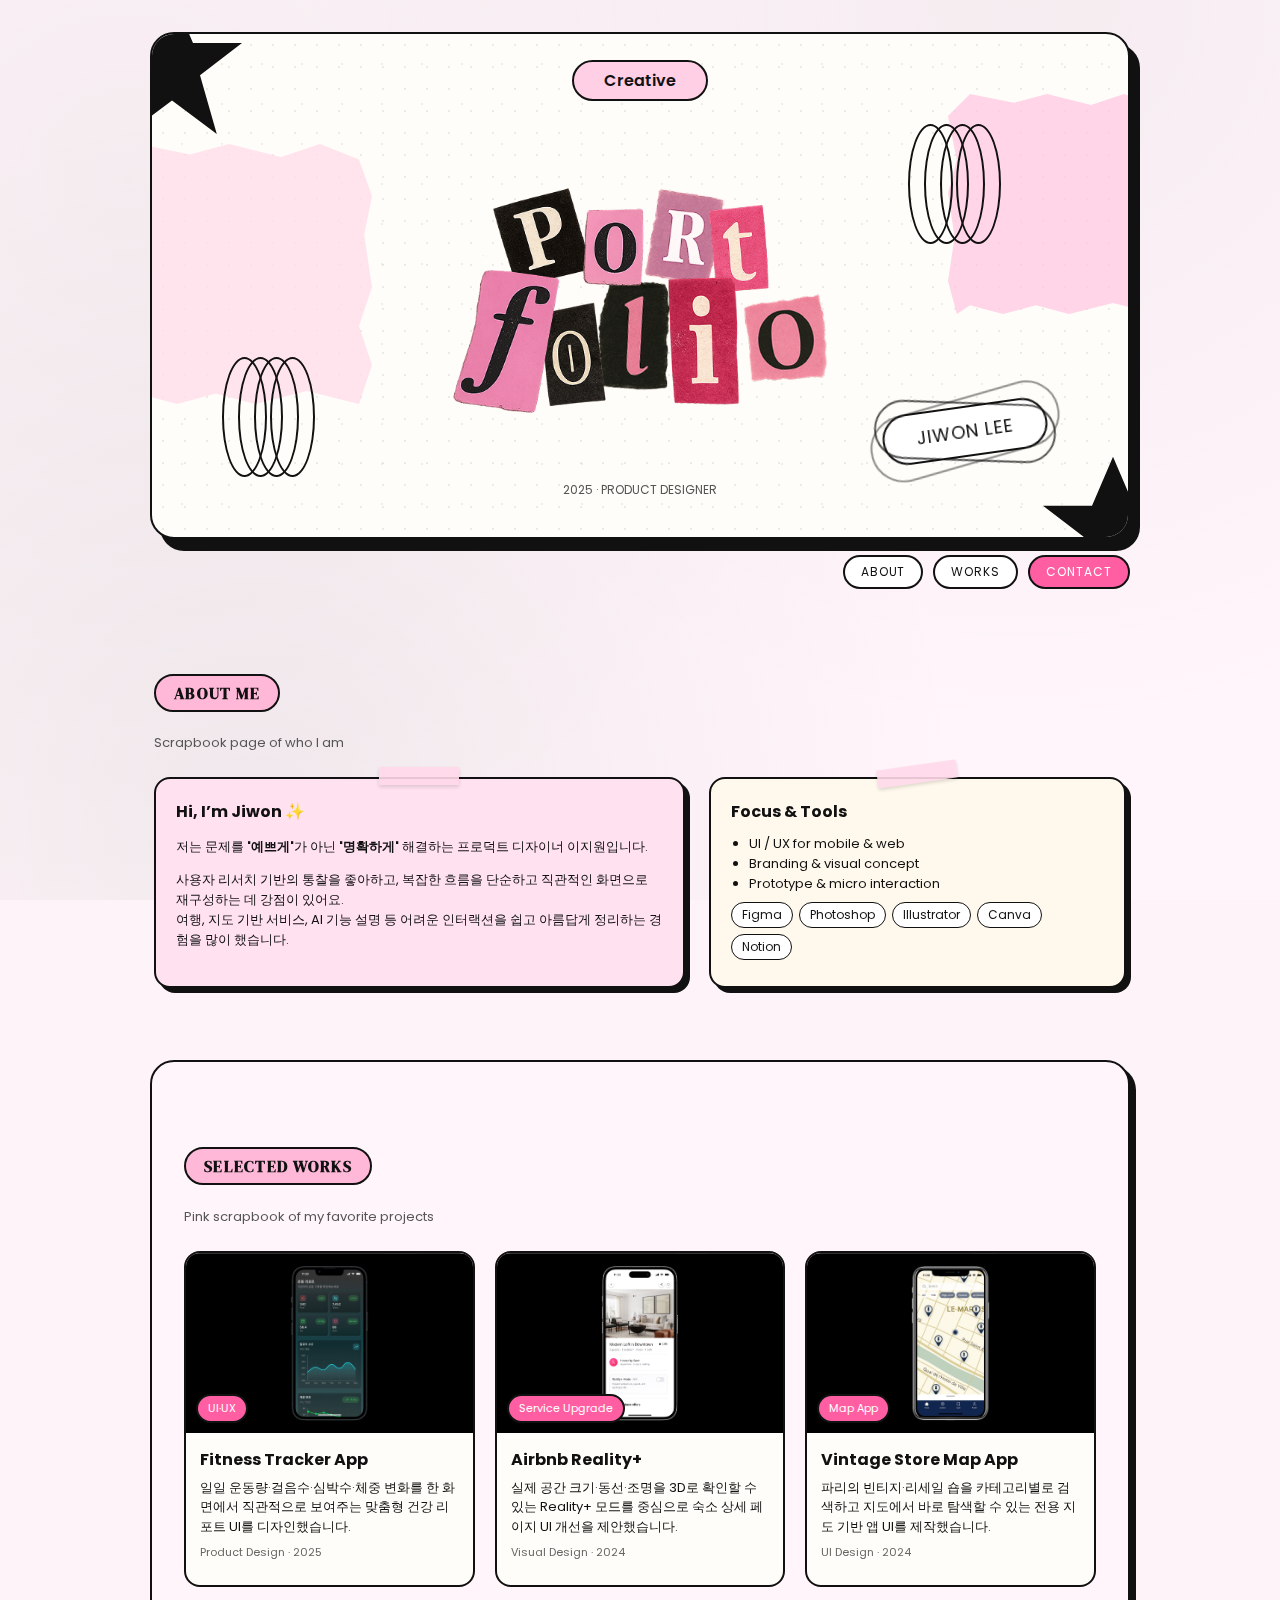
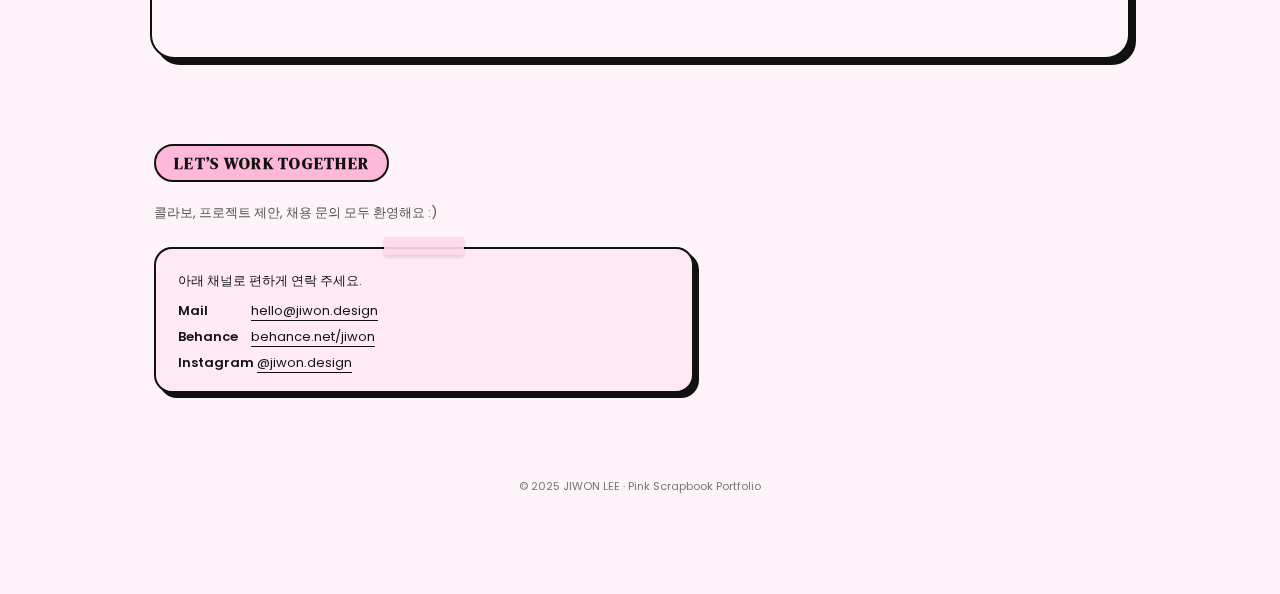
<file: index.html>
<!DOCTYPE html>
<html lang="ko">
<head>
  <meta charset="UTF-8" />
  <title>Pink Scrapbook Portfolio</title>

  <!-- 폰트: 산세리프 + 장식용 -->
  <link href="https://fonts.googleapis.com/css2?family=Poppins:wght@300;400;600;700&family=DM+Serif+Display&display=swap" rel="stylesheet">

  <!-- CSS 파일 이름이 style.css 인지 꼭 확인! -->
  <link rel="stylesheet" href="style.css" />
</head>
<body>
  <div class="page-bg"></div>

  <div class="canvas-wrapper">
    <!-- ================= HERO ================= -->
    <header class="hero-cover">
      <div class="hero-paper">
        <!-- 찢어진 분홍 종이 -->
        <div class="torn-bg torn-bg--left"></div>
        <div class="torn-bg torn-bg--right"></div>

        <!-- 검은 별 모양 -->
        <div class="burst burst--tl"></div>
        <div class="burst burst--br"></div>

        <!-- 오른쪽 타원 4개 -->
        <div class="spring spring--stack">
          <span></span><span></span><span></span><span></span>
        </div>

        <!-- 왼쪽 아래 타원 4개 -->
        <div class="spring spring--bottom">
          <span></span><span></span><span></span><span></span>
        </div>

        <!-- Creative 말풍선 -->
        <div class="badge-creative">
          <span>Creative</span>
        </div>

        <!-- PORTFOLIO 콜라주 이미지 -->
        <div class="hero-letters">
          <img src="images/portfolio_collage.png" alt="Portfolio Collage Title" class="hero-collage">
        </div>

        <!-- 이름 스탬프 -->
        <div class="name-stamp">
          <span class="name-stamp__text">JIWON LEE</span>
        </div>

        <!-- 날짜/역할 -->
        <p class="hero-date-line">2025 · PRODUCT DESIGNER</p>
      </div>

      <!-- 아래 네비 -->
      <nav class="hero-nav">
        <a href="#about" class="nav-pill">About</a>
        <a href="#projects" class="nav-pill">Works</a>
        <a href="#contact" class="nav-pill nav-pill--filled">Contact</a>
      </nav>
    </header>

    <!-- ================= ABOUT ================= -->
    <section id="about" class="section section-about">
      <div class="section-inner">
        <div class="section-header">
          <h2 class="section-label">About Me</h2>
          <p class="section-caption">Scrapbook page of who I am</p>
        </div>

        <div class="about-layout">
          <div class="note-card note-card--pink">
            <div class="note-tape note-tape--top"></div>
            <h3>Hi, I’m Jiwon ✨</h3>
            <p>
              저는 문제를 <strong>'예쁘게'</strong>가 아닌 <strong>'명확하게'</strong> 해결하는 프로덕트 디자이너 이지원입니다.
            </p>
            <p>
              사용자 리서치 기반의 통찰을 좋아하고, 복잡한 흐름을 단순하고 직관적인 화면으로 재구성하는 데 강점이 있어요. <br>
              여행, 지도 기반 서비스, AI 기능 설명 등 어려운 인터랙션을 쉽고 아름답게 정리하는 경험을 많이 했습니다.
            </p>
          </div>

          <div class="note-card note-card--cream">
            <div class="note-tape note-tape--slanted"></div>
            <h3>Focus &amp; Tools</h3>
            <ul class="note-list">
              <li>UI / UX for mobile &amp; web</li>
              <li>Branding &amp; visual concept</li>
              <li>Prototype &amp; micro interaction</li>
            </ul>
            <ul class="note-list note-list--inline">
              <li>Figma</li>
              <li>Photoshop</li>
              <li>Illustrator</li>
              <li>Canva</li>
              <li>Notion</li>
            </ul>
          </div>
        </div>
      </div>
    </section>

    <!-- ================= PROJECTS ================= -->
    <section id="projects" class="section section-projects">
      <div class="section-inner">
        <div class="section-header">
          <h2 class="section-label">Selected Works</h2>
          <p class="section-caption">Pink scrapbook of my favorite projects</p>
        </div>

        <div class="project-grid">
          <article class="project-card">
            <div class="project-tape project-tape--left"></div>
            <div class="project-thumb">
              <img src="images/fitness_app.jpg" alt="Fitness Tracker App" />
              <span class="project-tag">UI·UX</span>
            </div>
            <div class="project-body">
              <h3>Fitness Tracker App</h3>
              <p>
                일일 운동량·걸음수·심박수·체중 변화를 한 화면에서 직관적으로 보여주는 맞춤형 건강 리포트 UI를 디자인했습니다.
              </p>
              <p class="project-meta">Product Design · 2025</p>
            </div>
          </article>

          <article class="project-card">
            <div class="project-tape project-tape--center"></div>
            <div class="project-thumb">
              <img src="images/airbnb_reality.jpg" alt="Airbnb Reality+" />
              <span class="project-tag">Service Upgrade</span>
            </div>
            <div class="project-body">
              <h3>Airbnb Reality+</h3>
              <p>
                실제 공간 크기·동선·조명을 3D로 확인할 수 있는 Reality+ 모드를 중심으로 숙소 상세 페이지 UI 개선을 제안했습니다.
              </p>
              <p class="project-meta">Visual Design · 2024</p>
            </div>
          </article>

          <article class="project-card">
            <div class="project-tape project-tape--right"></div>
            <div class="project-thumb">
              <img src="images/vintage_map_app.jpg" alt="Vintage Store Map App" />
              <span class="project-tag">Map App</span>
            </div>
            <div class="project-body">
              <h3>Vintage Store Map App</h3>
              <p>
                파리의 빈티지·리세일 숍을 카테고리별로 검색하고 지도에서 바로 탐색할 수 있는 전용 지도 기반 앱 UI를 제작했습니다.
              </p>
              <p class="project-meta">UI Design · 2024</p>
            </div>
          </article>
        </div>
      </div>
    </section>

    <!-- ================= CONTACT ================= -->
    <section id="contact" class="section section-contact">
      <div class="section-inner">
        <div class="section-header">
          <h2 class="section-label">Let’s Work Together</h2>
          <p class="section-caption">
            콜라보, 프로젝트 제안, 채용 문의 모두 환영해요 :)
          </p>
        </div>

        <div class="contact-board">
          <div class="note-tape note-tape--top"></div>
          <p class="contact-text">
            아래 채널로 편하게 연락 주세요.
          </p>
          <ul class="contact-list">
            <li><span>Mail</span> <a href="mailto:hello@jiwon.design">hello@jiwon.design</a></li>
            <li><span>Behance</span> <a href="#">behance.net/jiwon</a></li>
            <li><span>Instagram</span> <a href="#">@jiwon.design</a></li>
          </ul>
        </div>
      </div>
    </section>

    <!-- ================= FOOTER ================= -->
    <footer class="page-footer">
      <p>© 2025 JIWON LEE · Pink Scrapbook Portfolio</p>
    </footer>
  </div>
</body>
</html>

    </footer>
  </div>
</body>
</html>
</file>
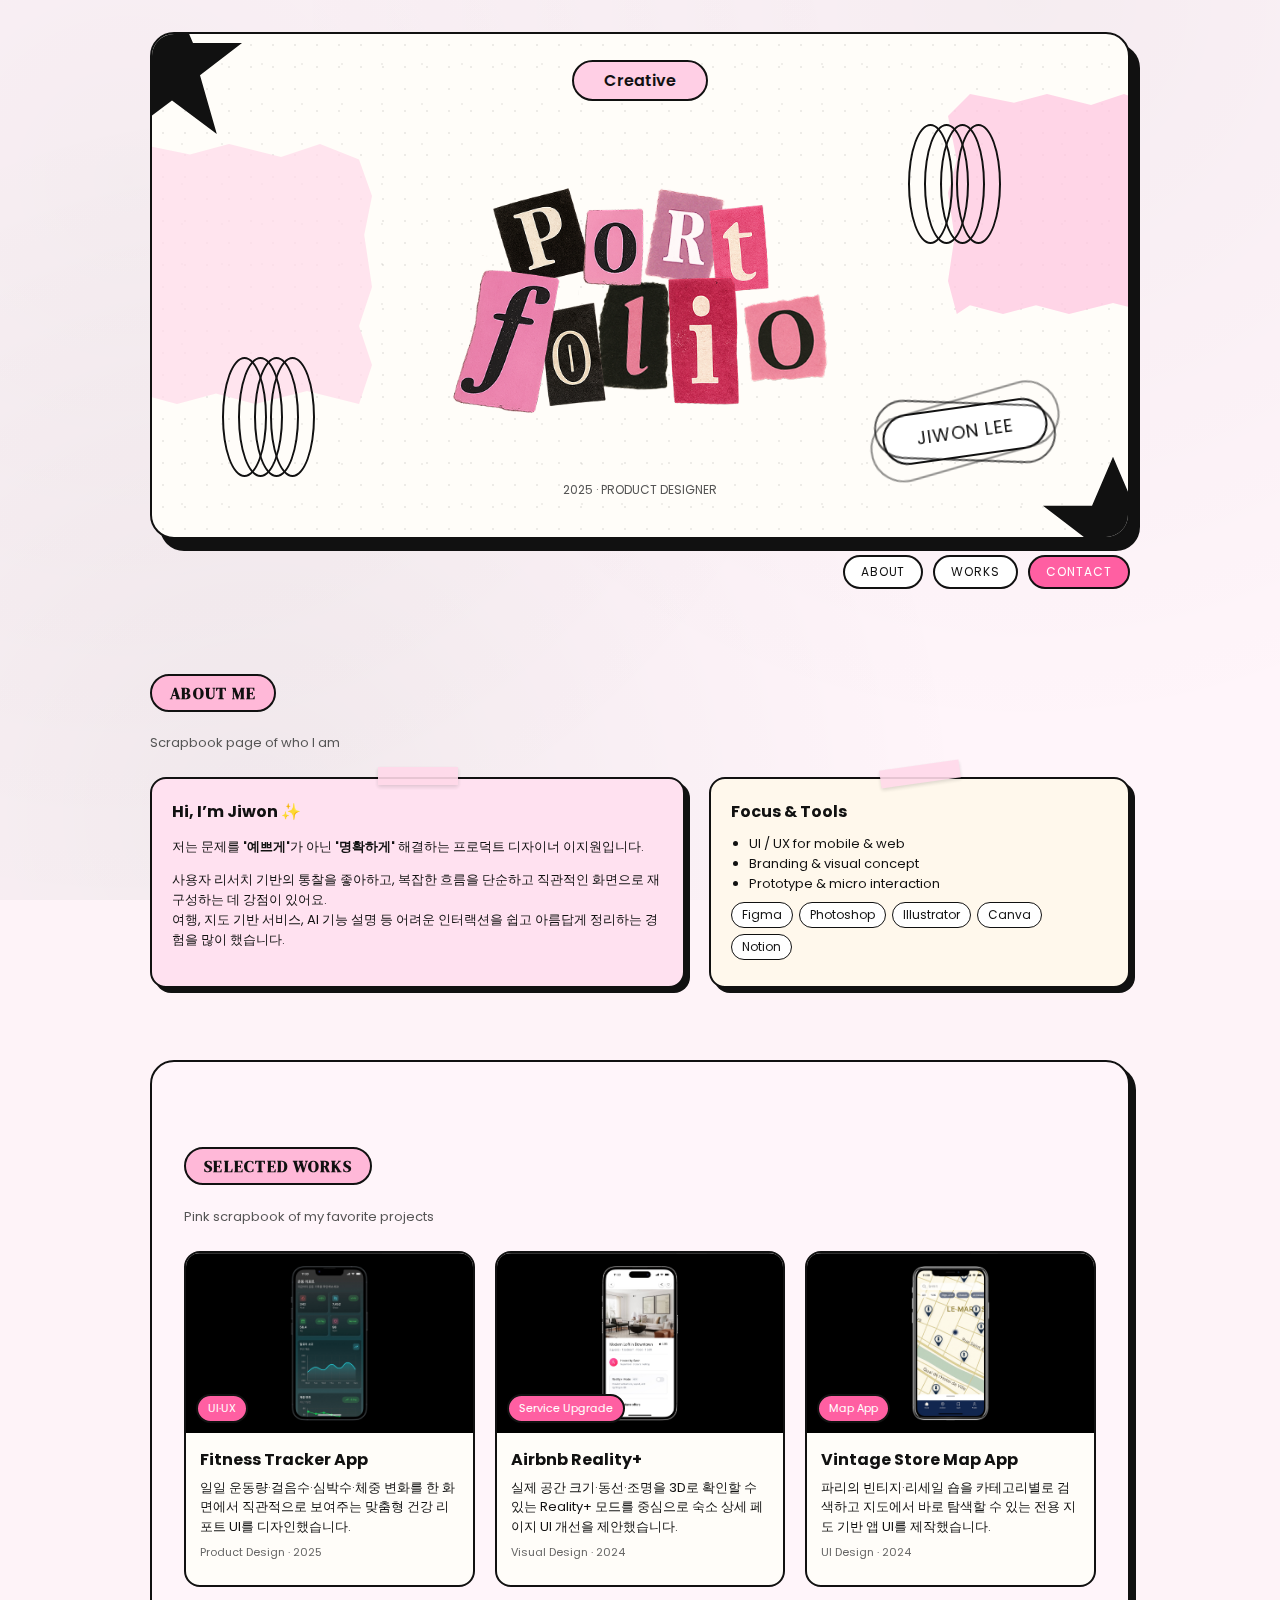
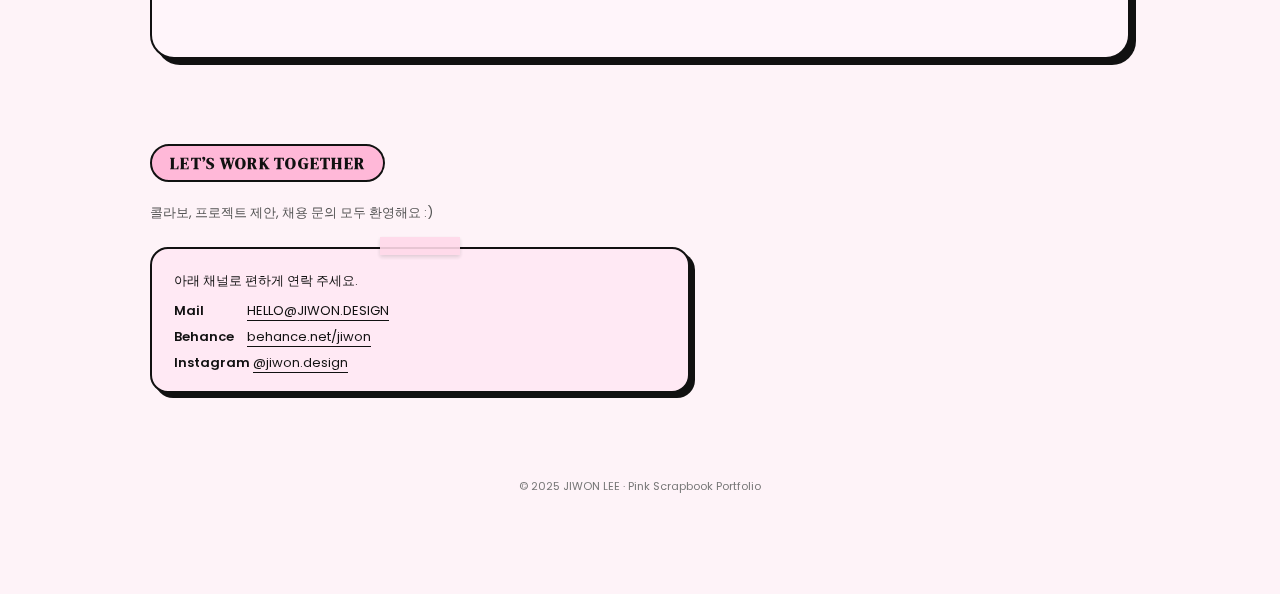
<file: index01.html>
<!DOCTYPE html>
<html lang="ko">
<head>
  <meta charset="UTF-8" />
  <title>Pink Scrapbook Portfolio</title>

  <!-- 폰트: 산세리프 + 장식용 -->
  <link href="https://fonts.googleapis.com/css2?family=Poppins:wght@300;400;600;700&family=DM+Serif+Display&display=swap" rel="stylesheet">

  <link rel="stylesheet" href="style01.css" />
</head>
<body>
  <div class="page-bg"></div>

  <div class="canvas-wrapper">
    <!-- ================= HERO ================= -->
    <header class="hero-cover">
      <div class="hero-paper">
        <!-- 찢어진 분홍 종이 -->
        <div class="torn-bg torn-bg--left"></div>
        <div class="torn-bg torn-bg--right"></div>

        <!-- 검은 별 모양 -->
        <div class="burst burst--tl"></div>
        <div class="burst burst--br"></div>

        <!-- 오른쪽 타원 4개 -->
        <div class="spring spring--stack">
        <span></span><span></span><span></span><span></span>
        </div>

        <!-- 왼쪽 아래 타원 4개 -->
        <div class="spring spring--bottom">
        <span></span><span></span><span></span><span></span>
        </div>

        <!-- Creative 말풍선 -->
        <div class="badge-creative">
          <span>Creative</span>
        </div>

        <!-- PORTFOLIO 콜라주 이미지 -->
        <div class="hero-letters">
          <img src="images/portfolio_collage.png" alt="Portfolio Collage Title" class="hero-collage">
        </div>

        <!-- 이름 스탬프 -->
        <div class="name-stamp">
          <span class="name-stamp__text">JIWON LEE</span>
        </div>

        <!-- 날짜/역할 -->
        <p class="hero-date-line">2025 · PRODUCT DESIGNER</p>
      </div>

      <!-- 아래 네비 -->
      <nav class="hero-nav">
        <a href="#about" class="nav-pill">About</a>
        <a href="#projects" class="nav-pill">Works</a>
        <a href="#contact" class="nav-pill nav-pill--filled">Contact</a>
      </nav>
    </header>

    <!-- ================= ABOUT ================= -->
    <section id="about" class="section section-about">
      <div class="section-inner">
        <div class="section-header">
          <h2 class="section-label">About Me</h2>
          <p class="section-caption">Scrapbook page of who I am</p>
        </div>

        <div class="about-layout">
          <div class="note-card note-card--pink">
            <div class="note-tape note-tape--top"></div>
            <h3>Hi, I’m Jiwon ✨</h3>
            <p>
              저는 문제를 <strong>'예쁘게'</strong>가 아닌 <strong>'명확하게'</strong> 해결하는 프로덕트 디자이너 이지원입니다.
            </p>
            <p>
              사용자 리서치 기반의 통찰을 좋아하고, 복잡한 흐름을 단순하고 직관적인 화면으로 재구성하는 데 강점이 있어요. <br>
              여행, 지도 기반 서비스, AI 기능 설명 등 어려운 인터랙션을 쉽고 아름답게 정리하는 경험을 많이 했습니다.

            </p>
          </div>

          <div class="note-card note-card--cream">
            <div class="note-tape note-tape--slanted"></div>
            <h3>Focus &amp; Tools</h3>
            <ul class="note-list">
              <li>UI / UX for mobile &amp; web</li>
              <li>Branding &amp; visual concept</li>
              <li>Prototype &amp; micro interaction</li>
            </ul>
            <ul class="note-list note-list--inline">
              <li>Figma</li>
              <li>Photoshop</li>
              <li>Illustrator</li>
              <li>Canva</li>
              <li>Notion</li>
            </ul>
          </div>
        </div>
      </div>
    </section>

    <!-- ================= PROJECTS ================= -->
    <section id="projects" class="section section-projects">
      <div class="section-inner">
        <div class="section-header">
          <h2 class="section-label">Selected Works</h2>
          <p class="section-caption">Pink scrapbook of my favorite projects</p>
        </div>

        <div class="project-grid">
          <article class="project-card">
            <div class="project-tape project-tape--left"></div>
            <div class="project-thumb">
              <img src="images/운동앱.jpg" alt="Travel App" />
              <span class="project-tag">UI·UX</span>
            </div>
            <div class="project-body">
              <h3>Fitness Tracker App</h3>
              <p>
                일일 운동량·걸음수·심박수·체중 변화를 한 화면에서 직관적으로 보여주는 맞춤형 건강 리포트 UI를 디자인했습니다.
              </p>
              <p class="project-meta">Product Design · 2025</p>
            </div>
          </article>

          <article class="project-card">
            <div class="project-tape project-tape--center"></div>
            <div class="project-thumb">
              <img src="images/에어비앤비.jpg" alt="Perfume Brand" />
              <span class="project-tag">Service Upgrade</span>
            </div>
            <div class="project-body">
              <h3>Airbnb Reality+</h3>
              <p>
                실제 공간 크기·동선·조명을 3D로 확인할 수 있는 Reality+ 모드를 중심으로 숙소 상세 페이지 UI 개선을 제안했습니다.
              </p>
              <p class="project-meta">Visual Design · 2024</p>
            </div>
          </article>

          <article class="project-card">
            <div class="project-tape project-tape--right"></div>
            <div class="project-thumb">
              <img src="images/빈티지스토어맵.jpg" alt="Vintage Map UI" />
              <span class="project-tag">Map App</span>
            </div>
            <div class="project-body">
              <h3>Vintage Store Map App</h3>
              <p>
                파리의 빈티지·리세일 숍을 카테고리별로 검색하고 지도에서 바로 탐색할 수 있는 전용 지도 기반 앱 UI를 제작했습니다.
              </p>
              <p class="project-meta">UI Design · 2024</p>
            </div>
          </article>
        </div>
      </div>
    </section>

    <!-- ================= CONTACT ================= -->
    <section id="contact" class="section section-contact">
      <div class="section-inner">
        <div class="section-header">
          <h2 class="section-label">Let’s Work Together</h2>
          <p class="section-caption">
            콜라보, 프로젝트 제안, 채용 문의 모두 환영해요 :)
          </p>
        </div>

        <div class="contact-board">
          <div class="note-tape note-tape--top"></div>
          <p class="contact-text">
            아래 채널로 편하게 연락 주세요.
          </p>
          <ul class="contact-list">
            <li><span>Mail</span> <a href="mailto:HELLO@JIWON.DESIGN">HELLO@JIWON.DESIGN</a></li>
            <li><span>Behance</span> <a href="#">behance.net/jiwon</a></li>
            <li><span>Instagram</span> <a href="#">@jiwon.design</a></li>
          </ul>
        </div>
      </div>
    </section>

    <!-- ================= FOOTER ================= -->
    <footer class="page-footer">
      <p>© 2025 JIWON LEE · Pink Scrapbook Portfolio</p>
    </footer>
  </div>
</body>
</html>
</file>
<file: style.css>
/* ===== 기본 세팅 ===== */
*,
*::before,
*::after {
  box-sizing: border-box;
}

body {
  margin: 0;
  font-family: "Poppins", -apple-system, BlinkMacSystemFont, "Noto Sans KR",
    system-ui, sans-serif;
  background: #fef3f8;
  color: #111;
}

/* ===== 종이 질감 전체 배경 ===== */
.page-bg {
  position: fixed;
  inset: 0;
  z-index: -2;
  background:
    radial-gradient(circle at 10% 20%, rgba(0, 0, 0, 0.04), transparent 55%),
    radial-gradient(circle at 80% 0, rgba(0, 0, 0, 0.04), transparent 55%),
    radial-gradient(circle at 20% 90%, rgba(0, 0, 0, 0.05), transparent 55%),
    #fff5fa;
  opacity: 0.95;
}

/* 페이지 안 메인 캔버스 */
.canvas-wrapper {
  max-width: 1200px;
  margin: 32px auto 40px;
  padding: 0 16px 24px;
}

/* 공통 섹션 */
.section {
  padding: 40px 0;
}

.section-inner {
  max-width: 980px;
  margin: 0 auto;
}

.section-header {
  margin-bottom: 24px;
}

.section-label {
  display: inline-block;
  padding: 6px 18px;
  border-radius: 999px;
  background: #ffb8d8;
  border: 2px solid #111;
  font-family: "DM Serif Display", "Times New Roman", serif;
  text-transform: uppercase;
  letter-spacing: 0.08em;
  font-size: 16px;
}

.section-caption {
  margin-top: 8px;
  font-size: 13px;
  color: #555;
}

/* ===== HERO COVER ===== */

.hero-cover {
  margin-bottom: 32px;
}

.hero-paper {
  position: relative;
  max-width: 980px;
  margin: 0 auto;
  padding: 80px 40px 64px;
  background: #fffdf9;
  border-radius: 24px;
  border: 2px solid #111;
  box-shadow: 10px 12px 0 #111;
  overflow: hidden;

  /* 점박이 종이 질감 */
  background-image:
    radial-gradient(circle, rgba(0, 0, 0, 0.07) 1px, transparent 0),
    radial-gradient(circle, rgba(0, 0, 0, 0.06) 1.5px, transparent 0),
    linear-gradient(transparent 0, transparent 100%);
  background-size: 22px 22px, 40px 40px, auto;
  background-position: 0 0, 10px 10px, 0 0;
}

/* 찢어진 분홍 종이 */
.torn-bg {
  position: absolute;
  background: #ffdbe9;
  opacity: 0.75;
  clip-path: polygon(
    0 10%,
    10% 0,
    30% 4%,
    45% 0,
    65% 5%,
    80% 0,
    95% 6%,
    100% 20%,
    97% 35%,
    100% 55%,
    95% 70%,
    100% 85%,
    95% 100%,
    75% 95%,
    55% 100%,
    40% 96%,
    25% 100%,
    10% 96%,
    4% 100%,
    0 85%,
    3% 65%,
    0 45%,
    4% 30%
  );
}

.torn-bg--left {
  width: 260px;
  height: 260px;
  left: -40px;
  top: 110px;
}

.torn-bg--right {
  width: 220px;
  height: 220px;
  right: -40px;
  top: 60px;
  background: #ffc7e0;
}

/* 큰 스타버스트 (검은 별) */
.burst {
  position: absolute;
  width: 140px;
  height: 140px;
  background: #111;
  clip-path: polygon(
    50% 0%,
    65% 35%,
    100% 35%,
    70% 58%,
    82% 100%,
    50% 76%,
    18% 100%,
    30% 58%,
    0% 35%,
    35% 35%
  );
  z-index: 1;
}

.burst--tl {
  top: -40px;
  left: -50px;
}

.burst--br {
  bottom: -60px;
  right: -55px;
}

/* 스프링 낙서 */
/* ===== 타원(스프링) 데코 ===== */

/* 그룹 컨테이너: 위/아래 공통 */
.spring {
  position: absolute;
  width: 140px;     /* 그룹 전체 폭 */
  height: 140px;    /* 그룹 전체 높이 */
  z-index: 3;
  pointer-events: none;
}

/* 오른쪽 위 그룹 위치 */
.spring--stack {
  right: 80px;
  top: 90px;
}

/* 왼쪽 아래 그룹 위치 */
.spring--bottom {
  left: 70px;
  bottom: 40px;
}

/* 모든 스프링 안의 타원 공통 스타일 */
.spring span {
  position: absolute;
  width: 45px;
  height: 120px;
  border: 2px solid #111;
  border-radius: 50%;
  background: transparent;
}

/* ----- 겹치는 위치: 왼쪽을 기준으로 겹치기 ----- */

/* 1번째 타원 */
.spring span:nth-child(1) {
  left: 0;
  top: 0;
}

/* 2번째 타원 */
.spring span:nth-child(2) {
  left: 16px;   /* 20 → 16으로 줄여서 더 촘촘하게 */
  top: 0;
}

/* 3번째 타원 */
.spring span:nth-child(3) {
  left: 32px;   /* 38 → 32 */
  top: 0;
}

/* 4번째 타원 */
.spring span:nth-child(4) {
  left: 48px;   /* 56 → 48 */
  top: 0;
}

/* Creative 말풍선 */
.badge-creative {
  position: absolute;
  top: 26px;
  left: 50%;
  transform: translateX(-50%);
  z-index: 3;
}

.badge-creative span {
  display: inline-block;
  padding: 6px 30px;
  border-radius: 999px;
  background: #ffcfe5;
  border: 2px solid #111;
  font-size: 16px;
  font-weight: 600;
}

/* ===== PORTFOLIO 콜라주 이미지 ===== */

.hero-letters {
  width: 100%;
  display: flex;
  justify-content: center;
  margin-top: 40px;
  margin-bottom: 20px;
}

/* 전체 크기 조정하고 싶으면 여기만 바꾸면 됨 */
.hero-collage {
  width: 100%;
  max-width: 1200px;
  height: auto;
}


/* ===== 이름 스탬프 & 날짜 ===== */

.name-stamp {
  position: absolute;
  right: 80px;
  bottom: 80px;
  z-index: 4;
  transform: rotate(-8deg);
}

.name-stamp__text {
  position: relative;
  display: inline-block;
  padding: 10px 32px;
  border-radius: 999px;
  border: 2px solid #111;
  background: #fff;
  font-size: 18px;
  letter-spacing: 0.06em;
}

.name-stamp__text::before,
.name-stamp__text::after {
  content: "";
  position: absolute;
  inset: -6px -10px;
  border-radius: 999px;
  border: 2px solid #111;
  opacity: 0.7;
}

.name-stamp__text::before {
  transform: rotate(10deg);
}

.name-stamp__text::after {
  inset: -10px -16px;
  transform: rotate(-8deg);
  opacity: 0.45;
}

.hero-date-line {
  position: absolute;
  left: 50%;
  bottom: 26px;
  transform: translateX(-50%);
  font-size: 12px;
  color: #555;
}

/* ===== Hero 아래 네비 ===== */

.hero-nav {
  max-width: 980px;
  margin: 16px auto 0;
  display: flex;
  flex-wrap: wrap;
  gap: 10px;
  justify-content: flex-end;
}

.nav-pill {
  display: inline-flex;
  align-items: center;
  justify-content: center;
  padding: 6px 16px;
  font-size: 12px;
  letter-spacing: 0.08em;
  text-transform: uppercase;
  border-radius: 999px;
  border: 2px solid #111;
  background: #fff;
  text-decoration: none;
  color: #111;
}

.nav-pill--filled {
  background: #ff5fa2;
  color: #fff;
}

/* ===== ABOUT ===== */

.section-about {
  margin-top: 16px;
}

.about-layout {
  display: grid;
  grid-template-columns: minmax(0, 1.4fr) minmax(0, 1.1fr);
  gap: 24px;
}

.note-card {
  position: relative;
  padding: 20px 20px 18px;
  border-radius: 16px;
  border: 2px solid #111;
  box-shadow: 5px 5px 0 #111;
  font-size: 13px;
}

.note-card h3 {
  margin-top: 0;
  margin-bottom: 10px;
  font-size: 16px;
}

.note-card--pink {
  background: #ffe1f0;
}

.note-card--cream {
  background: #fff8ec;
}

.note-tape {
  position: absolute;
  left: 50%;
  transform: translateX(-50%);
  width: 80px;
  height: 18px;
  background: #ffd9e9;
  opacity: 0.9;
  box-shadow: 0 2px 4px rgba(0, 0, 0, 0.15);
}

.note-tape--top {
  top: -12px;
}

.note-tape--slanted {
  top: -14px;
  transform: translateX(-50%) rotate(-8deg);
}

.note-list {
  list-style: disc;
  padding-left: 18px;
  margin: 4px 0 8px;
}

.note-list--inline {
  list-style: none;
  padding-left: 0;
  display: flex;
  flex-wrap: wrap;
  gap: 6px;
}

.note-list--inline li {
  padding: 3px 10px;
  border-radius: 999px;
  border: 1.5px solid #111;
  background: #fff;
  font-size: 12px;
}

/* ===== PROJECTS ===== */

.section-projects {
  background: #fff5fa;
  border-radius: 24px;
  border: 2px solid #111;
  max-width: 980px;
  margin: 32px auto 0;
  box-shadow: 6px 6px 0 #111;
}

.section-projects .section-inner {
  padding: 32px 32px 30px;
}

.project-grid {
  display: grid;
  grid-template-columns: repeat(3, minmax(0, 1fr));
  gap: 20px;
}

.project-card {
  position: relative;
  background: #fffdf9;
  border-radius: 16px;
  border: 2px solid #111;
  overflow: hidden;
  font-size: 13px;
}

.project-thumb {
  position: relative;
  max-height: 180px;
  overflow: hidden;
}

.project-thumb img {
  width: 100%;
  height: 180px;
  object-fit: cover;
  display: block;
}

.project-tag {
  position: absolute;
  left: 10px;
  bottom: 10px;
  padding: 4px 10px;
  border-radius: 999px;
  border: 2px solid #111;
  background: #ff5fa2;
  color: #fff;
  font-size: 11px;
}

.project-tape {
  position: absolute;
  top: -10px;
  width: 70px;
  height: 16px;
  background: #ffd9e9;
  opacity: 0.9;
  box-shadow: 0 2px 4px rgba(0, 0, 0, 0.18);
}

.project-tape--left {
  left: 14px;
  transform: rotate(-8deg);
}

.project-tape--center {
  left: 50%;
  transform: translateX(-50%) rotate(5deg);
}

.project-tape--right {
  right: 18px;
  transform: rotate(-6deg);
}

.project-body {
  padding: 14px 14px 16px;
}

.project-body h3 {
  margin: 0 0 6px;
  font-size: 16px;
}

.project-body p {
  margin: 0 0 8px;
  line-height: 1.5;
}

.project-meta {
  font-size: 11px;
  color: #666;
}

/* ===== CONTACT ===== */

.section-contact {
  margin-top: 32px;
}

.contact-board {
  position: relative;
  max-width: 540px;
  padding: 22px 22px 18px;
  border-radius: 18px;
  border: 2px solid #111;
  background: #ffe9f4;
  box-shadow: 5px 5px 0 #111;
  font-size: 13px;
}

.contact-text {
  margin: 0 0 10px;
}

.contact-list {
  list-style: none;
  padding: 0;
  margin: 0;
}

.contact-list li + li {
  margin-top: 6px;
}

.contact-list span {
  display: inline-block;
  min-width: 70px;
  font-weight: 600;
}

.contact-list a {
  color: #111;
  text-decoration: none;
  border-bottom: 1px solid #111;
}

/* ===== FOOTER ===== */

.page-footer {
  max-width: 980px;
  margin: 24px auto 0;
  padding: 10px 4px 24px;
  text-align: center;
  font-size: 11px;
  color: #777;
}

/* ===== 반응형 ===== */

@media (max-width: 960px) {
  .hero-paper {
    padding: 68px 24px 56px;
    box-shadow: 8px 9px 0 #111;
  }

  .torn-bg--right {
    display: none;
  }

  .hero-collage {
    width: 88%;
  }

  .name-stamp {
    right: 30px;
    bottom: 70px;
  }

  .spring--stack {
    right: 34px;
  }

  .about-layout {
    grid-template-columns: 1fr;
  }

  .section-projects .section-inner {
    padding: 28px 20px 24px;
  }

  .project-grid {
    grid-template-columns: repeat(2, minmax(0, 1fr));
  }
}

@media (max-width: 640px) {
  .canvas-wrapper {
    margin-top: 20px;
  }

  .hero-paper {
    box-shadow: 5px 6px 0 #111;
  }

  .hero-collage {
    width: 95%;
  }

  .spring--stack {
    display: none;
  }

  .name-stamp {
    position: static;
    margin-top: 18px;
    transform: none;
  }

  .hero-date-line {
    bottom: 18px;
    font-size: 11px;
  }

  .project-grid {
    grid-template-columns: 1fr;
  }

  .section-inner {
    padding: 0 4px;
  }
}

/* =========================
  PROJECT CARD HOVER EFFECTS
   ========================= */

/* 카드 기본 부드러운 움직임 */
.project-card {
  transition: 0.28s ease;
}

/* 카드 전체를 링크처럼 */
.project-link {
  display: block;
  text-decoration: none;
  color: inherit;
  cursor: pointer;
}

/* 안에 있는 요소들도 부드럽게 */
.project-card .project-thumb img,
.project-card .project-tape,
.project-card .project-tag {
  transition: transform 0.28s ease, box-shadow 0.28s ease, background-color 0.28s ease;
}

/* 1) 카드 전체: 살짝 떠오르고 기울어지면서 그림자 깊어짐 */
.project-link:hover .project-card {
  transform: translateY(-6px) rotate(-0.8deg);
  box-shadow: 0 12px 22px rgba(0, 0, 0, 0.16);
}

/* 2) 이미지: 살짝 확대 (스티커가 쫙 붙은 느낌) */
.project-link:hover .project-card .project-thumb img {
  transform: scale(1.03);
}

/* 3) 태그 라벨: 살짝 위로 톡 튀어나옴 */
.project-link:hover .project-card .project-tag {
  transform: translateY(-2px);
  box-shadow: 0 4px 10px rgba(0, 0, 0, 0.12);
}

/* 4) 테이프: 방향별로 살짝 더 흔들리게 */
.project-link:hover .project-card .project-tape--left {
  transform: rotate(-4deg) translateY(-2px);
}

.project-link:hover .project-card .project-tape--center {
  transform: rotate(2deg) translateY(-2px);
}

.project-link:hover .project-card .project-tape--right {
  transform: rotate(4deg) translateY(-2px);
}

/* 카드 전체를 클릭 가능하도록 */
.project-card-link {
  display: block;
  text-decoration: none;
  color: inherit;         /* 파란색 제거 */
}

/* 방문 후 보라색도 제거 */
.project-card-link:visited {
  color: inherit;
}

/* 호버 효과 */
.project-card-link:hover .project-card {
  transform: translateY(-4px);
  box-shadow: 0 8px 14px rgba(0, 0, 0, 0.12);
  transition: all 0.25s ease;
  cursor: pointer;
}

/* 부드러운 기본 상태 */
.project-card {
  transition: all 0.25s ease;
}


  .section-inner {
    padding: 0 4px;
  }
}
</file>
<file: style01.css>
/* ===== 기본 세팅 ===== */
*,
*::before,
*::after {
  box-sizing: border-box;
}

body {
  margin: 0;
  font-family: "Poppins", -apple-system, BlinkMacSystemFont, "Noto Sans KR",
    system-ui, sans-serif;
  background: #fef3f8;
  color: #111;
}

/* ===== 종이 질감 전체 배경 ===== */
.page-bg {
  position: fixed;
  inset: 0;
  z-index: -2;
  background:
    radial-gradient(circle at 10% 20%, rgba(0, 0, 0, 0.04), transparent 55%),
    radial-gradient(circle at 80% 0, rgba(0, 0, 0, 0.04), transparent 55%),
    radial-gradient(circle at 20% 90%, rgba(0, 0, 0, 0.05), transparent 55%),
    #fff5fa;
  opacity: 0.95;
}

/* 페이지 안 메인 캔버스 */
.canvas-wrapper {
  max-width: 1200px;
  margin: 32px auto 40px;
  padding: 0 16px 24px;
}

/* 공통 섹션 */
.section {
  padding: 40px 0;
}

.section-inner {
  max-width: 980px;
  margin: 0 auto;
}

.section-header {
  margin-bottom: 24px;
}

.section-label {
  display: inline-block;
  padding: 6px 18px;
  border-radius: 999px;
  background: #ffb8d8;
  border: 2px solid #111;
  font-family: "DM Serif Display", "Times New Roman", serif;
  text-transform: uppercase;
  letter-spacing: 0.08em;
  font-size: 16px;
}

.section-caption {
  margin-top: 8px;
  font-size: 13px;
  color: #555;
}

/* ===== HERO COVER ===== */

.hero-cover {
  margin-bottom: 32px;
}

.hero-paper {
  position: relative;
  max-width: 980px;
  margin: 0 auto;
  padding: 80px 40px 64px;
  background: #fffdf9;
  border-radius: 24px;
  border: 2px solid #111;
  box-shadow: 10px 12px 0 #111;
  overflow: hidden;

  /* 점박이 종이 질감 */
  background-image:
    radial-gradient(circle, rgba(0, 0, 0, 0.07) 1px, transparent 0),
    radial-gradient(circle, rgba(0, 0, 0, 0.06) 1.5px, transparent 0),
    linear-gradient(transparent 0, transparent 100%);
  background-size: 22px 22px, 40px 40px, auto;
  background-position: 0 0, 10px 10px, 0 0;
}

/* 찢어진 분홍 종이 */
.torn-bg {
  position: absolute;
  background: #ffdbe9;
  opacity: 0.75;
  clip-path: polygon(
    0 10%,
    10% 0,
    30% 4%,
    45% 0,
    65% 5%,
    80% 0,
    95% 6%,
    100% 20%,
    97% 35%,
    100% 55%,
    95% 70%,
    100% 85%,
    95% 100%,
    75% 95%,
    55% 100%,
    40% 96%,
    25% 100%,
    10% 96%,
    4% 100%,
    0 85%,
    3% 65%,
    0 45%,
    4% 30%
  );
}

.torn-bg--left {
  width: 260px;
  height: 260px;
  left: -40px;
  top: 110px;
}

.torn-bg--right {
  width: 220px;
  height: 220px;
  right: -40px;
  top: 60px;
  background: #ffc7e0;
}

/* 큰 스타버스트 (검은 별) */
.burst {
  position: absolute;
  width: 140px;
  height: 140px;
  background: #111;
  clip-path: polygon(
    50% 0%,
    65% 35%,
    100% 35%,
    70% 58%,
    82% 100%,
    50% 76%,
    18% 100%,
    30% 58%,
    0% 35%,
    35% 35%
  );
  z-index: 1;
}

.burst--tl {
  top: -40px;
  left: -50px;
}

.burst--br {
  bottom: -60px;
  right: -55px;
}

/* 스프링 낙서 */
/* ===== 타원(스프링) 데코 ===== */

/* 그룹 컨테이너: 위/아래 공통 */
.spring {
  position: absolute;
  width: 140px;     /* 그룹 전체 폭 */
  height: 140px;    /* 그룹 전체 높이 */
  z-index: 3;
  pointer-events: none;
}

/* 오른쪽 위 그룹 위치 */
.spring--stack {
  right: 80px;
  top: 90px;
}

/* 왼쪽 아래 그룹 위치 */
.spring--bottom {
  left: 70px;
  bottom: 40px;
}

/* 모든 스프링 안의 타원 공통 스타일 */
.spring span {
  position: absolute;
  width: 45px;
  height: 120px;
  border: 2px solid #111;
  border-radius: 50%;
  background: transparent;
}

/* ----- 겹치는 위치: 왼쪽을 기준으로 겹치기 ----- */

/* 1번째 타원 */
.spring span:nth-child(1) {
  left: 0;
  top: 0;
}

/* 2번째 타원 */
.spring span:nth-child(2) {
  left: 16px;   /* 20 → 16으로 줄여서 더 촘촘하게 */
  top: 0;
}

/* 3번째 타원 */
.spring span:nth-child(3) {
  left: 32px;   /* 38 → 32 */
  top: 0;
}

/* 4번째 타원 */
.spring span:nth-child(4) {
  left: 48px;   /* 56 → 48 */
  top: 0;
}

/* Creative 말풍선 */
.badge-creative {
  position: absolute;
  top: 26px;
  left: 50%;
  transform: translateX(-50%);
  z-index: 3;
}

.badge-creative span {
  display: inline-block;
  padding: 6px 30px;
  border-radius: 999px;
  background: #ffcfe5;
  border: 2px solid #111;
  font-size: 16px;
  font-weight: 600;
}

/* ===== PORTFOLIO 콜라주 이미지 ===== */

.hero-letters {
  width: 100%;
  display: flex;
  justify-content: center;
  margin-top: 40px;
  margin-bottom: 20px;
}

/* 전체 크기 조정하고 싶으면 여기만 바꾸면 됨 */
.hero-collage {
  width: 100%;
  max-width: 1200px;
  height: auto;
}


/* ===== 이름 스탬프 & 날짜 ===== */

.name-stamp {
  position: absolute;
  right: 80px;
  bottom: 80px;
  z-index: 4;
  transform: rotate(-8deg);
}

.name-stamp__text {
  position: relative;
  display: inline-block;
  padding: 10px 32px;
  border-radius: 999px;
  border: 2px solid #111;
  background: #fff;
  font-size: 18px;
  letter-spacing: 0.06em;
}

.name-stamp__text::before,
.name-stamp__text::after {
  content: "";
  position: absolute;
  inset: -6px -10px;
  border-radius: 999px;
  border: 2px solid #111;
  opacity: 0.7;
}

.name-stamp__text::before {
  transform: rotate(10deg);
}

.name-stamp__text::after {
  inset: -10px -16px;
  transform: rotate(-8deg);
  opacity: 0.45;
}

.hero-date-line {
  position: absolute;
  left: 50%;
  bottom: 26px;
  transform: translateX(-50%);
  font-size: 12px;
  color: #555;
}

/* ===== Hero 아래 네비 ===== */

.hero-nav {
  max-width: 980px;
  margin: 16px auto 0;
  display: flex;
  flex-wrap: wrap;
  gap: 10px;
  justify-content: flex-end;
}

.nav-pill {
  display: inline-flex;
  align-items: center;
  justify-content: center;
  padding: 6px 16px;
  font-size: 12px;
  letter-spacing: 0.08em;
  text-transform: uppercase;
  border-radius: 999px;
  border: 2px solid #111;
  background: #fff;
  text-decoration: none;
  color: #111;
}

.nav-pill--filled {
  background: #ff5fa2;
  color: #fff;
}

/* ===== ABOUT ===== */

.section-about {
  margin-top: 16px;
}

.about-layout {
  display: grid;
  grid-template-columns: minmax(0, 1.4fr) minmax(0, 1.1fr);
  gap: 24px;
}

.note-card {
  position: relative;
  padding: 20px 20px 18px;
  border-radius: 16px;
  border: 2px solid #111;
  box-shadow: 5px 5px 0 #111;
  font-size: 13px;
}

.note-card h3 {
  margin-top: 0;
  margin-bottom: 10px;
  font-size: 16px;
}

.note-card--pink {
  background: #ffe1f0;
}

.note-card--cream {
  background: #fff8ec;
}

.note-tape {
  position: absolute;
  left: 50%;
  transform: translateX(-50%);
  width: 80px;
  height: 18px;
  background: #ffd9e9;
  opacity: 0.9;
  box-shadow: 0 2px 4px rgba(0, 0, 0, 0.15);
}

.note-tape--top {
  top: -12px;
}

.note-tape--slanted {
  top: -14px;
  transform: translateX(-50%) rotate(-8deg);
}

.note-list {
  list-style: disc;
  padding-left: 18px;
  margin: 4px 0 8px;
}

.note-list--inline {
  list-style: none;
  padding-left: 0;
  display: flex;
  flex-wrap: wrap;
  gap: 6px;
}

.note-list--inline li {
  padding: 3px 10px;
  border-radius: 999px;
  border: 1.5px solid #111;
  background: #fff;
  font-size: 12px;
}

/* ===== PROJECTS ===== */

.section-projects {
  background: #fff5fa;
  border-radius: 24px;
  border: 2px solid #111;
  max-width: 980px;
  margin: 32px auto 0;
  box-shadow: 6px 6px 0 #111;
}

.section-projects .section-inner {
  padding: 32px 32px 30px;
}

.project-grid {
  display: grid;
  grid-template-columns: repeat(3, minmax(0, 1fr));
  gap: 20px;
}

.project-card {
  position: relative;
  background: #fffdf9;
  border-radius: 16px;
  border: 2px solid #111;
  overflow: hidden;
  font-size: 13px;
}

.project-thumb {
  position: relative;
  max-height: 180px;
  overflow: hidden;
}

.project-thumb img {
  width: 100%;
  height: 180px;
  object-fit: cover;
  display: block;
}

.project-tag {
  position: absolute;
  left: 10px;
  bottom: 10px;
  padding: 4px 10px;
  border-radius: 999px;
  border: 2px solid #111;
  background: #ff5fa2;
  color: #fff;
  font-size: 11px;
}

.project-tape {
  position: absolute;
  top: -10px;
  width: 70px;
  height: 16px;
  background: #ffd9e9;
  opacity: 0.9;
  box-shadow: 0 2px 4px rgba(0, 0, 0, 0.18);
}

.project-tape--left {
  left: 14px;
  transform: rotate(-8deg);
}

.project-tape--center {
  left: 50%;
  transform: translateX(-50%) rotate(5deg);
}

.project-tape--right {
  right: 18px;
  transform: rotate(-6deg);
}

.project-body {
  padding: 14px 14px 16px;
}

.project-body h3 {
  margin: 0 0 6px;
  font-size: 16px;
}

.project-body p {
  margin: 0 0 8px;
  line-height: 1.5;
}

.project-meta {
  font-size: 11px;
  color: #666;
}

/* ===== CONTACT ===== */

.section-contact {
  margin-top: 32px;
}

.contact-board {
  position: relative;
  max-width: 540px;
  padding: 22px 22px 18px;
  border-radius: 18px;
  border: 2px solid #111;
  background: #ffe9f4;
  box-shadow: 5px 5px 0 #111;
  font-size: 13px;
}

.contact-text {
  margin: 0 0 10px;
}

.contact-list {
  list-style: none;
  padding: 0;
  margin: 0;
}

.contact-list li + li {
  margin-top: 6px;
}

.contact-list span {
  display: inline-block;
  min-width: 70px;
  font-weight: 600;
}

.contact-list a {
  color: #111;
  text-decoration: none;
  border-bottom: 1px solid #111;
}

/* ===== FOOTER ===== */

.page-footer {
  max-width: 980px;
  margin: 24px auto 0;
  padding: 10px 4px 24px;
  text-align: center;
  font-size: 11px;
  color: #777;
}

/* ===== 반응형 ===== */

@media (max-width: 960px) {
  .hero-paper {
    padding: 68px 24px 56px;
    box-shadow: 8px 9px 0 #111;
  }

  .torn-bg--right {
    display: none;
  }

  .hero-collage {
    width: 88%;
  }

  .name-stamp {
    right: 30px;
    bottom: 70px;
  }

  .spring--stack {
    right: 34px;
  }

  .about-layout {
    grid-template-columns: 1fr;
  }

  .section-projects .section-inner {
    padding: 28px 20px 24px;
  }

  .project-grid {
    grid-template-columns: repeat(2, minmax(0, 1fr));
  }
}

@media (max-width: 640px) {
  .canvas-wrapper {
    margin-top: 20px;
  }

  .hero-paper {
    box-shadow: 5px 6px 0 #111;
  }

  .hero-collage {
    width: 95%;
  }

  .spring--stack {
    display: none;
  }

  .name-stamp {
    position: static;
    margin-top: 18px;
    transform: none;
  }

  .hero-date-line {
    bottom: 18px;
    font-size: 11px;
  }

  .project-grid {
    grid-template-columns: 1fr;
  }

  .section-inner {
    padding: 0 4px;
  }
}
</file>
